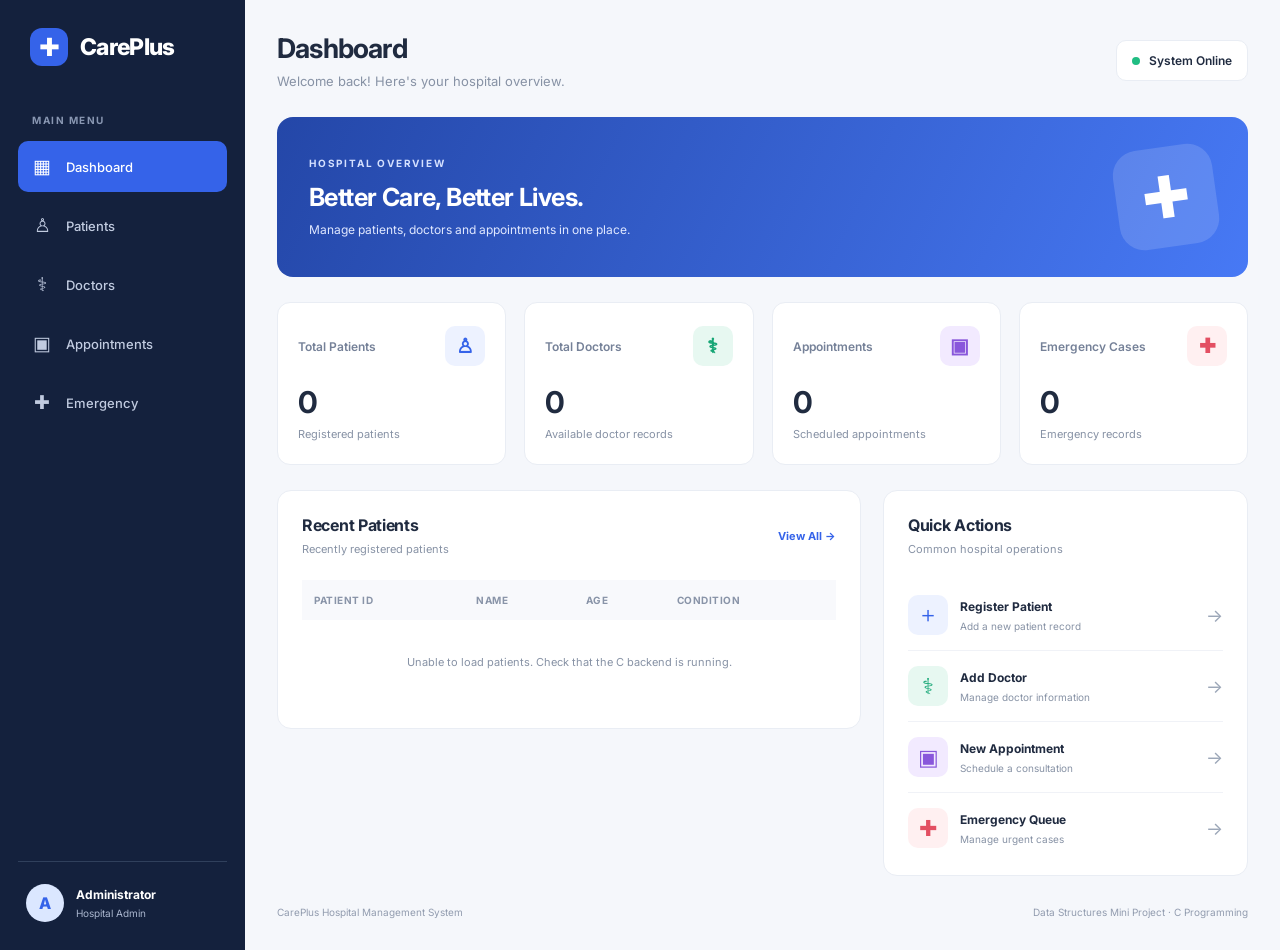
<file: ds_hospital_project/frontend/index.html>
<!DOCTYPE html>
<html lang="en">

<head>
    <meta charset="UTF-8">
    <meta name="viewport" content="width=device-width, initial-scale=1.0">
    <title>CarePlus | Hospital Management System</title>
    <link rel="stylesheet" href="style.css">
</head>

<body>

    <div class="app-container">

        <aside class="sidebar">
            <div class="logo">
                <span class="logo-icon">✚</span>
                <h2>CarePlus</h2>
            </div>

            <p class="menu-heading">MAIN MENU</p>

            <nav>
                <a href="index.html" class="nav-link active">
                    <span>▦</span> Dashboard
                </a>

                <a href="patients.html" class="nav-link">
                    <span>♙</span> Patients
                </a>

                <a href="doctors.html" class="nav-link">
                    <span>⚕</span> Doctors
                </a>

                <a href="appointments.html" class="nav-link">
                    <span>▣</span> Appointments
                </a>

                <a href="emergency.html" class="nav-link">
                    <span>✚</span> Emergency
                </a>
            </nav>

            <div class="sidebar-footer">
                <div class="admin-avatar">A</div>
                <div>
                    <strong>Administrator</strong>
                    <small>Hospital Admin</small>
                </div>
            </div>
        </aside>

        <main class="main-content">

            <header class="topbar">
                <div>
                    <h1>Dashboard</h1>
                    <p>Welcome back! Here's your hospital overview.</p>
                </div>

                <div class="topbar-right">
                    <span class="status-dot"></span>
                    <span>System Online</span>
                </div>
            </header>

            <section class="welcome-banner">
                <div>
                    <p class="welcome-label">HOSPITAL OVERVIEW</p>
                    <h2>Better Care, Better Lives.</h2>
                    <p>Manage patients, doctors and appointments in one place.</p>
                </div>

                <div class="welcome-icon">✚</div>
            </section>

            <section class="stats-grid">

                <div class="stat-card">
                    <div class="stat-top">
                        <span>Total Patients</span>
                        <span class="stat-icon blue">♙</span>
                    </div>
                    <h2 id="totalPatients">0</h2>
                    <p>Registered patients</p>
                </div>

                <div class="stat-card">
                    <div class="stat-top">
                        <span>Total Doctors</span>
                        <span class="stat-icon green">⚕</span>
                    </div>
                    <h2 id="totalDoctors">0</h2>
                    <p>Available doctor records</p>
                </div>

                <div class="stat-card">
                    <div class="stat-top">
                        <span>Appointments</span>
                        <span class="stat-icon purple">▣</span>
                    </div>
                    <h2 id="totalAppointments">0</h2>
                    <p>Scheduled appointments</p>
                </div>

                <div class="stat-card">
                    <div class="stat-top">
                        <span>Emergency Cases</span>
                        <span class="stat-icon red">✚</span>
                    </div>
                    <h2 id="totalEmergency">0</h2>
                    <p>Emergency records</p>
                </div>

            </section>

            <section class="content-grid">

                <div class="panel recent-panel">
                    <div class="panel-header">
                        <div>
                            <h3>Recent Patients</h3>
                            <p>Recently registered patients</p>
                        </div>

                        <a href="patients.html" class="view-all">View All →</a>
                    </div>

                    <div class="table-container">
                        <table>
                            <thead>
                                <tr>
                                    <th>Patient ID</th>
                                    <th>Name</th>
                                    <th>Age</th>
                                    <th>Condition</th>
                                </tr>
                            </thead>

                            <tbody id="recentPatients">
                                <tr>
                                    <td colspan="4" class="empty-state">
                                        No patients registered yet.
                                    </td>
                                </tr>
                            </tbody>
                        </table>
                    </div>
                </div>

                <div class="panel quick-panel">
                    <div class="panel-header">
                        <div>
                            <h3>Quick Actions</h3>
                            <p>Common hospital operations</p>
                        </div>
                    </div>

                    <a href="patients.html" class="action-button">
                        <span class="action-icon blue">＋</span>
                        <span>
                            <strong>Register Patient</strong>
                            <small>Add a new patient record</small>
                        </span>
                        <span class="action-arrow">→</span>
                    </a>

                    <a href="doctors.html" class="action-button">
                        <span class="action-icon green">⚕</span>
                        <span>
                            <strong>Add Doctor</strong>
                            <small>Manage doctor information</small>
                        </span>
                        <span class="action-arrow">→</span>
                    </a>

                    <a href="appointments.html" class="action-button">
                        <span class="action-icon purple">▣</span>
                        <span>
                            <strong>New Appointment</strong>
                            <small>Schedule a consultation</small>
                        </span>
                        <span class="action-arrow">→</span>
                    </a>

                    <a href="emergency.html" class="action-button">
                        <span class="action-icon red">✚</span>
                        <span>
                            <strong>Emergency Queue</strong>
                            <small>Manage urgent cases</small>
                        </span>
                        <span class="action-arrow">→</span>
                    </a>
                </div>

            </section>

            <footer class="footer">
                <p>CarePlus Hospital Management System</p>
                <p>Data Structures Mini Project · C Programming</p>
            </footer>

        </main>

    </div>

    <script src="script.js"></script>
</body>

</html>
</file>
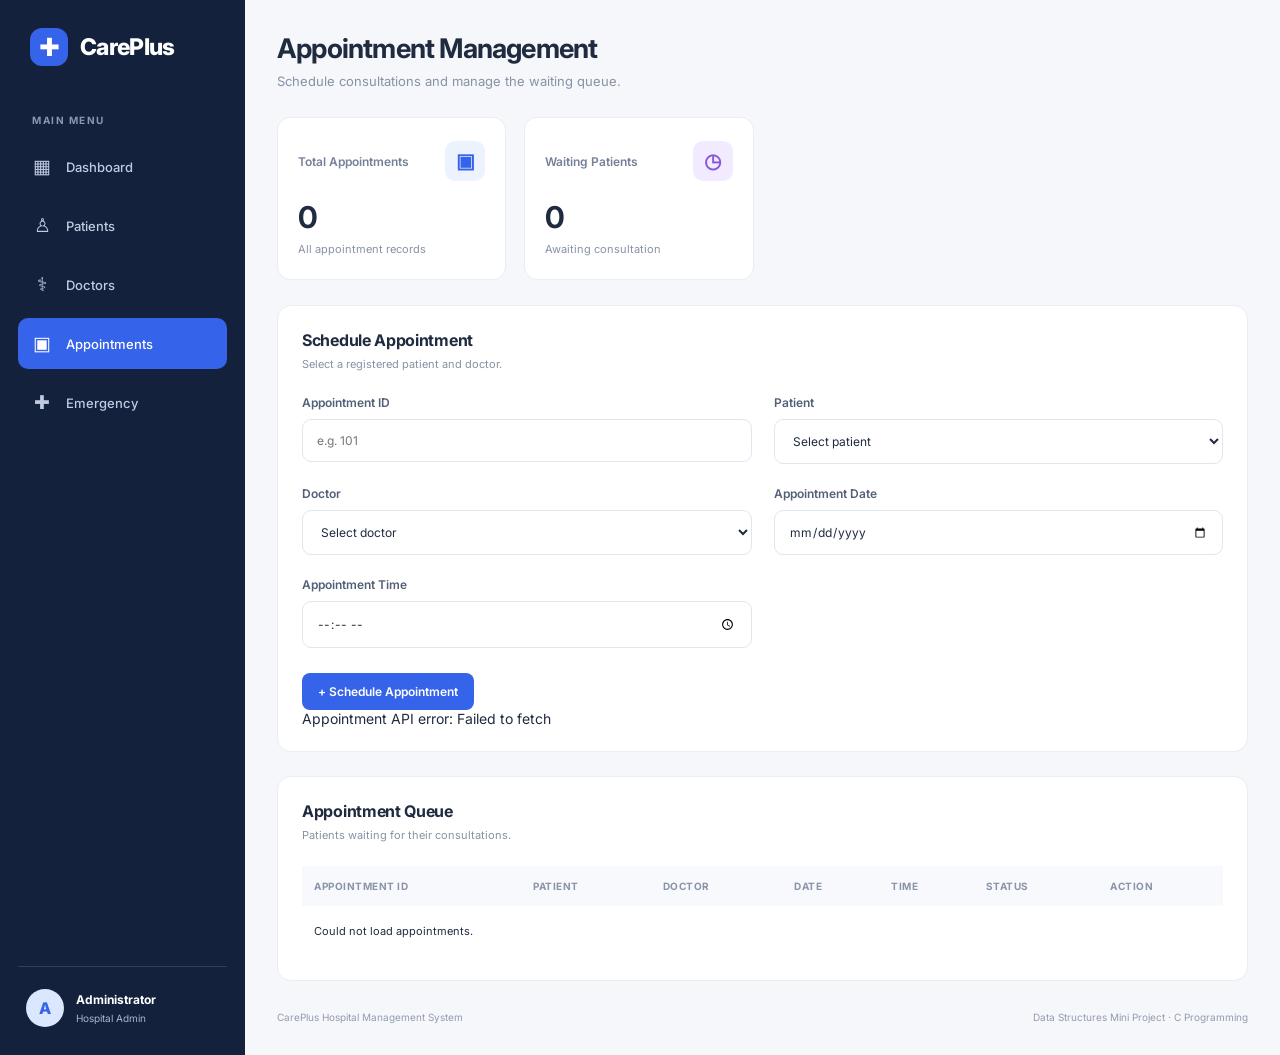
<file: ds_hospital_project/frontend/appointments.html>
<!DOCTYPE html>
<html lang="en">

<head>
    <meta charset="UTF-8">
    <meta name="viewport" content="width=device-width, initial-scale=1.0">
    <title>Appointments | CarePlus</title>
    <link rel="stylesheet" href="style.css">
</head>

<body>

    <div class="app-container">

        <aside class="sidebar">
            <div class="logo">
                <span class="logo-icon">✚</span>
                <h2>CarePlus</h2>
            </div>

            <p class="menu-heading">MAIN MENU</p>

            <nav>
                <a href="index.html" class="nav-link"><span>▦</span> Dashboard</a>
                <a href="patients.html" class="nav-link"><span>♙</span> Patients</a>
                <a href="doctors.html" class="nav-link"><span>⚕</span> Doctors</a>
                <a href="appointments.html" class="nav-link active"><span>▣</span> Appointments</a>
                <a href="emergency.html" class="nav-link"><span>✚</span> Emergency</a>
            </nav>

            <div class="sidebar-footer">
                <div class="admin-avatar">A</div>
                <div>
                    <strong>Administrator</strong>
                    <small>Hospital Admin</small>
                </div>
            </div>
        </aside>

        <main class="main-content">

            <header class="topbar">
                <div>
                    <h1>Appointment Management</h1>
                    <p>Schedule consultations and manage the waiting queue.</p>
                </div>
            </header>

            <section class="stats-grid">

                <div class="stat-card">
                    <div class="stat-top">
                        <span>Total Appointments</span>
                        <span class="stat-icon blue">▣</span>
                    </div>
                    <h2 id="appointmentCount">0</h2>
                    <p>All appointment records</p>
                </div>

                <div class="stat-card">
                    <div class="stat-top">
                        <span>Waiting Patients</span>
                        <span class="stat-icon purple">◷</span>
                    </div>
                    <h2 id="waitingCount">0</h2>
                    <p>Awaiting consultation</p>
                </div>

            </section>

            <section class="panel patient-form-panel">

                <div class="panel-header">
                    <div>
                        <h3>Schedule Appointment</h3>
                        <p>Select a registered patient and doctor.</p>
                    </div>
                </div>

                <form id="appointmentForm">

                    <div class="form-grid">

                        <div class="form-group">
                            <label for="appointmentId">Appointment ID</label>
                            <input type="number" id="appointmentId" placeholder="e.g. 101" min="1" required>
                        </div>

                        <div class="form-group">
                            <label for="appointmentPatient">Patient</label>
                            <select id="appointmentPatient" required>
                                <option value="">Select patient</option>
                            </select>
                        </div>

                        <div class="form-group">
                            <label for="appointmentDoctor">Doctor</label>
                            <select id="appointmentDoctor" required>
                                <option value="">Select doctor</option>
                            </select>
                        </div>

                        <div class="form-group">
                            <label for="appointmentDate">Appointment Date</label>
                            <input type="date" id="appointmentDate" required>
                        </div>

                        <div class="form-group">
                            <label for="appointmentTime">Appointment Time</label>
                            <input type="time" id="appointmentTime" required>
                        </div>

                    </div>

                    <div class="form-actions">
                        <button type="submit" class="primary-button">
                            + Schedule Appointment
                        </button>
                    </div>

                </form>

                <p id="appointmentMessage" class="form-message" role="status"></p>

            </section>

            <section class="panel patient-table-panel">

                <div class="panel-header">
                    <div>
                        <h3>Appointment Queue</h3>
                        <p>Patients waiting for their consultations.</p>
                    </div>
                </div>

                <div class="table-container">
                    <table>
                        <thead>
                            <tr>
                                <th>Appointment ID</th>
                                <th>Patient</th>
                                <th>Doctor</th>
                                <th>Date</th>
                                <th>Time</th>
                                <th>Status</th>
                                <th>Action</th>
                            </tr>
                        </thead>

                        <tbody id="appointmentTableBody"></tbody>
                    </table>
                </div>

            </section>

            <footer class="footer">
                <p>CarePlus Hospital Management System</p>
                <p>Data Structures Mini Project · C Programming</p>
            </footer>

        </main>

    </div>

    <script src="appointments.js"></script>
</body>

</html>
</file>
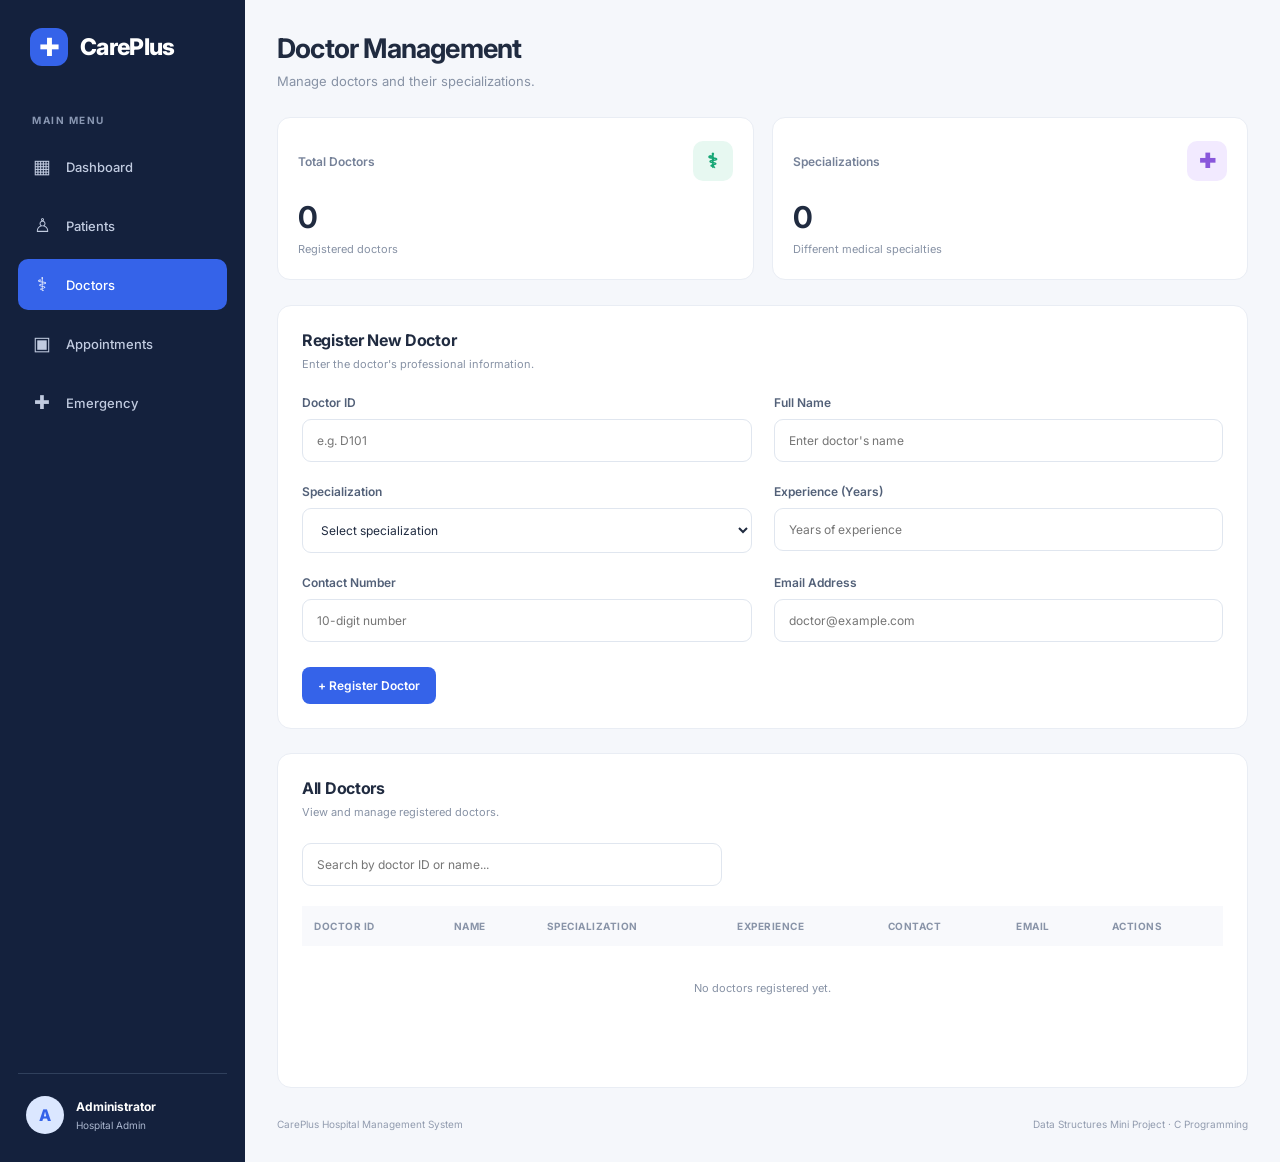
<file: ds_hospital_project/frontend/doctors.html>
<!DOCTYPE html>
<html lang="en">

<head>
    <meta charset="UTF-8">
    <meta name="viewport" content="width=device-width, initial-scale=1.0">
    <title>Doctors | CarePlus</title>
    <link rel="stylesheet" href="style.css">
</head>

<body>

    <div class="app-container">

        <aside class="sidebar">
            <div class="logo">
                <span class="logo-icon">✚</span>
                <h2>CarePlus</h2>
            </div>

            <p class="menu-heading">MAIN MENU</p>

            <nav>
                <a href="index.html" class="nav-link"><span>▦</span> Dashboard</a>
                <a href="patients.html" class="nav-link"><span>♙</span> Patients</a>
                <a href="doctors.html" class="nav-link active"><span>⚕</span> Doctors</a>
                <a href="appointments.html" class="nav-link"><span>▣</span> Appointments</a>
                <a href="emergency.html" class="nav-link"><span>✚</span> Emergency</a>
            </nav>

            <div class="sidebar-footer">
                <div class="admin-avatar">A</div>
                <div>
                    <strong>Administrator</strong>
                    <small>Hospital Admin</small>
                </div>
            </div>
        </aside>

        <main class="main-content">

            <header class="topbar">
                <div>
                    <h1>Doctor Management</h1>
                    <p>Manage doctors and their specializations.</p>
                </div>
            </header>

            <section class="stats-grid patient-stats">

                <div class="stat-card">
                    <div class="stat-top">
                        <span>Total Doctors</span>
                        <span class="stat-icon green">⚕</span>
                    </div>
                    <h2 id="doctorCount">0</h2>
                    <p>Registered doctors</p>
                </div>

                <div class="stat-card">
                    <div class="stat-top">
                        <span>Specializations</span>
                        <span class="stat-icon purple">✚</span>
                    </div>
                    <h2 id="specializationCount">0</h2>
                    <p>Different medical specialties</p>
                </div>

            </section>

            <section class="panel patient-form-panel">

                <div class="panel-header">
                    <div>
                        <h3 id="doctorFormTitle">Register New Doctor</h3>
                        <p>Enter the doctor's professional information.</p>
                    </div>
                </div>

                <form id="doctorForm">

                    <input type="hidden" id="editDoctorId">

                    <div class="form-grid">

                        <div class="form-group">
                            <label for="doctorId">Doctor ID</label>
                            <input type="text" id="doctorId" placeholder="e.g. D101" required>
                        </div>

                        <div class="form-group">
                            <label for="doctorName">Full Name</label>
                            <input type="text" id="doctorName" placeholder="Enter doctor's name" required>
                        </div>

                        <div class="form-group">
                            <label for="doctorSpecialization">Specialization</label>
                            <select id="doctorSpecialization" required>
                                <option value="">Select specialization</option>
                                <option>Cardiology</option>
                                <option>Neurology</option>
                                <option>Orthopedics</option>
                                <option>Dermatology</option>
                                <option>Pediatrics</option>
                                <option>General Medicine</option>
                                <option>Gynecology</option>
                                <option>Ophthalmology</option>
                                <option>ENT</option>
                                <option>Other</option>
                            </select>
                        </div>

                        <div class="form-group">
                            <label for="doctorExperience">Experience (Years)</label>
                            <input type="number" id="doctorExperience" min="0" max="70"
                                placeholder="Years of experience" required>
                        </div>

                        <div class="form-group">
                            <label for="doctorContact">Contact Number</label>
                            <input type="tel" id="doctorContact" pattern="[0-9]{10}" maxlength="10"
                                placeholder="10-digit number" required>
                        </div>

                        <div class="form-group">
                            <label for="doctorEmail">Email Address</label>
                            <input type="email" id="doctorEmail" placeholder="doctor@example.com" required>
                        </div>

                    </div>

                    <div class="form-actions">
                        <button type="submit" class="primary-button" id="submitDoctor">
                            + Register Doctor
                        </button>

                        <button type="button" class="secondary-button" id="cancelDoctorEdit" hidden>
                            Cancel
                        </button>
                    </div>

                </form>

            </section>

            <section class="panel patient-table-panel">

                <div class="panel-header">
                    <div>
                        <h3>All Doctors</h3>
                        <p>View and manage registered doctors.</p>
                    </div>
                </div>

                <div class="search-box">
                    <input type="search" id="doctorSearch" placeholder="Search by doctor ID or name...">
                </div>

                <div class="table-container">
                    <table>
                        <thead>
                            <tr>
                                <th>Doctor ID</th>
                                <th>Name</th>
                                <th>Specialization</th>
                                <th>Experience</th>
                                <th>Contact</th>
                                <th>Email</th>
                                <th>Actions</th>
                            </tr>
                        </thead>

                        <tbody id="doctorTableBody"></tbody>
                    </table>
                </div>

                <p id="doctorMessage" class="form-message" role="status"></p>

            </section>

            <footer class="footer">
                <p>CarePlus Hospital Management System</p>
                <p>Data Structures Mini Project · C Programming</p>
            </footer>

        </main>

    </div>

    <script src="doctors.js"></script>
</body>

</html>
</file>
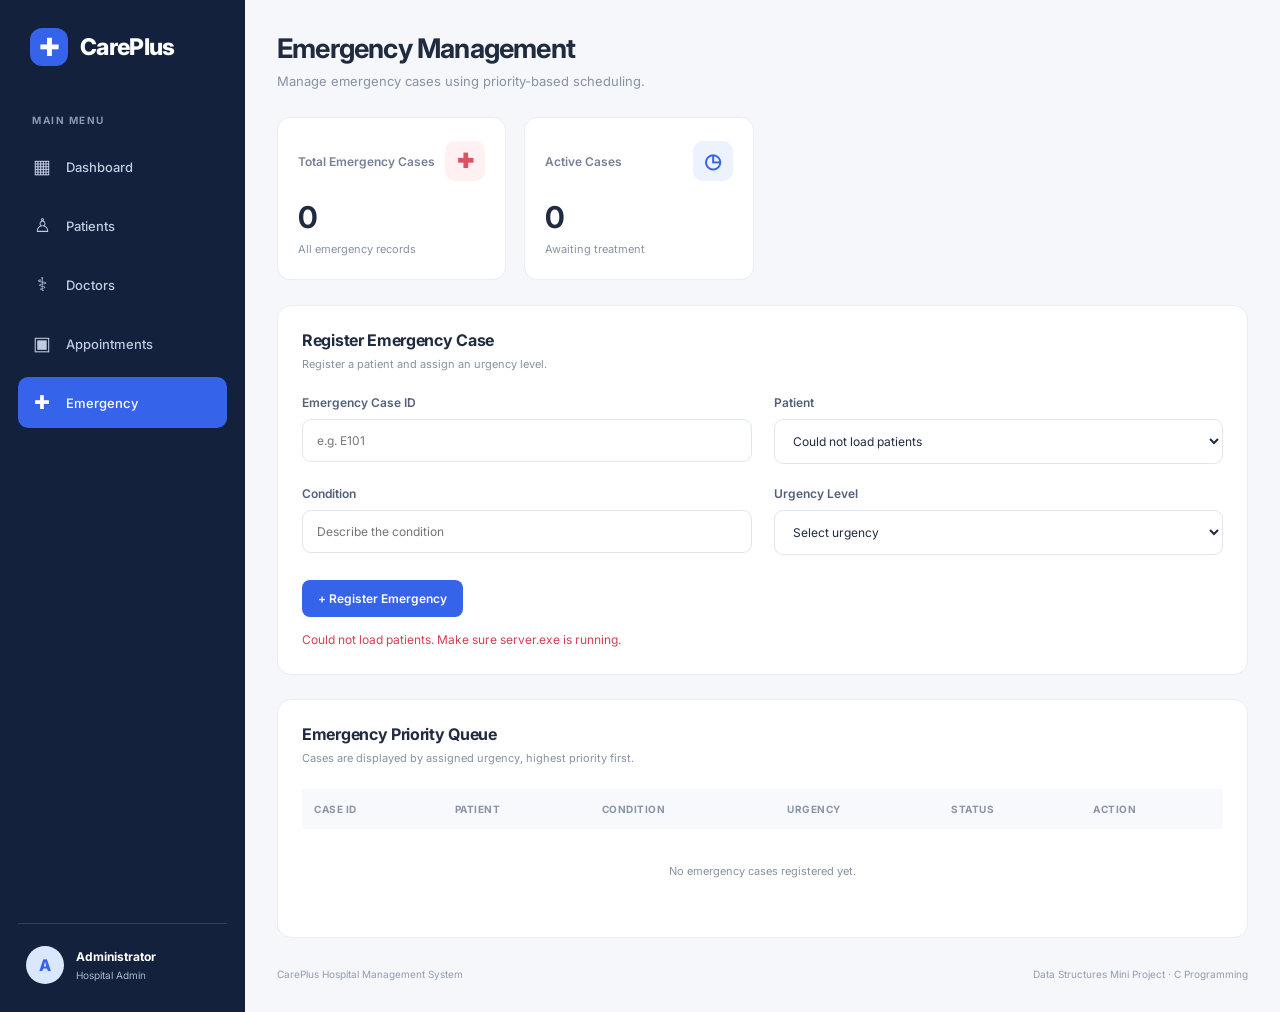
<file: ds_hospital_project/frontend/emergency.html>
<!DOCTYPE html>
<html lang="en">

<head>
    <meta charset="UTF-8">
    <meta name="viewport" content="width=device-width, initial-scale=1.0">
    <title>Emergency Management | CarePlus</title>
    <link rel="stylesheet" href="style.css">
</head>

<body>

    <div class="app-container">

        <aside class="sidebar">
            <div class="logo">
                <span class="logo-icon">✚</span>
                <h2>CarePlus</h2>
            </div>

            <p class="menu-heading">MAIN MENU</p>

            <nav>
                <a href="index.html" class="nav-link"><span>▦</span> Dashboard</a>
                <a href="patients.html" class="nav-link"><span>♙</span> Patients</a>
                <a href="doctors.html" class="nav-link"><span>⚕</span> Doctors</a>
                <a href="appointments.html" class="nav-link"><span>▣</span> Appointments</a>
                <a href="emergency.html" class="nav-link active"><span>✚</span> Emergency</a>
            </nav>

            <div class="sidebar-footer">
                <div class="admin-avatar">A</div>
                <div>
                    <strong>Administrator</strong>
                    <small>Hospital Admin</small>
                </div>
            </div>
        </aside>

        <main class="main-content">

            <header class="topbar">
                <div>
                    <h1>Emergency Management</h1>
                    <p>Manage emergency cases using priority-based scheduling.</p>
                </div>
            </header>

            <section class="stats-grid">

                <div class="stat-card">
                    <div class="stat-top">
                        <span>Total Emergency Cases</span>
                        <span class="stat-icon red">✚</span>
                    </div>
                    <h2 id="emergencyCount">0</h2>
                    <p>All emergency records</p>
                </div>

                <div class="stat-card">
                    <div class="stat-top">
                        <span>Active Cases</span>
                        <span class="stat-icon blue">◷</span>
                    </div>
                    <h2 id="activeEmergencyCount">0</h2>
                    <p>Awaiting treatment</p>
                </div>

            </section>

            <section class="panel patient-form-panel">

                <div class="panel-header">
                    <div>
                        <h3>Register Emergency Case</h3>
                        <p>Register a patient and assign an urgency level.</p>
                    </div>
                </div>

                <form id="emergencyForm">

                    <div class="form-grid">

                        <div class="form-group">
                            <label for="emergencyId">Emergency Case ID</label>
                            <input type="text" id="emergencyId" placeholder="e.g. E101" required>
                        </div>

                        <div class="form-group">
                            <label for="emergencyPatient">Patient</label>
                            <select id="emergencyPatient" required>
                                <option value="">Select patient</option>
                            </select>
                        </div>

                        <div class="form-group">
                            <label for="emergencyCondition">Condition</label>
                            <input type="text" id="emergencyCondition" placeholder="Describe the condition" required>
                        </div>

                        <div class="form-group">
                            <label for="emergencyPriority">Urgency Level</label>
                            <select id="emergencyPriority" required>
                                <option value="">Select urgency</option>
                                <option value="1">Critical</option>
                                <option value="2">High</option>
                                <option value="3">Medium</option>
                                <option value="4">Low</option>
                            </select>
                        </div>

                    </div>

                    <div class="form-actions">
                        <button type="submit" class="primary-button">
                            + Register Emergency
                        </button>
                    </div>

                </form>

                <p id="emergencyMessage" class="form-message" role="status"></p>

            </section>

            <section class="panel patient-table-panel">

                <div class="panel-header">
                    <div>
                        <h3>Emergency Priority Queue</h3>
                        <p>Cases are displayed by assigned urgency, highest priority first.</p>
                    </div>
                </div>

                <div class="table-container">
                    <table>
                        <thead>
                            <tr>
                                <th>Case ID</th>
                                <th>Patient</th>
                                <th>Condition</th>
                                <th>Urgency</th>
                                <th>Status</th>
                                <th>Action</th>
                            </tr>
                        </thead>

                        <tbody id="emergencyTableBody"></tbody>
                    </table>
                </div>

            </section>

            <footer class="footer">
                <p>CarePlus Hospital Management System</p>
                <p>Data Structures Mini Project · C Programming</p>
            </footer>

        </main>

    </div>

    <script src="emergency.js"></script>
</body>

</html>
</file>
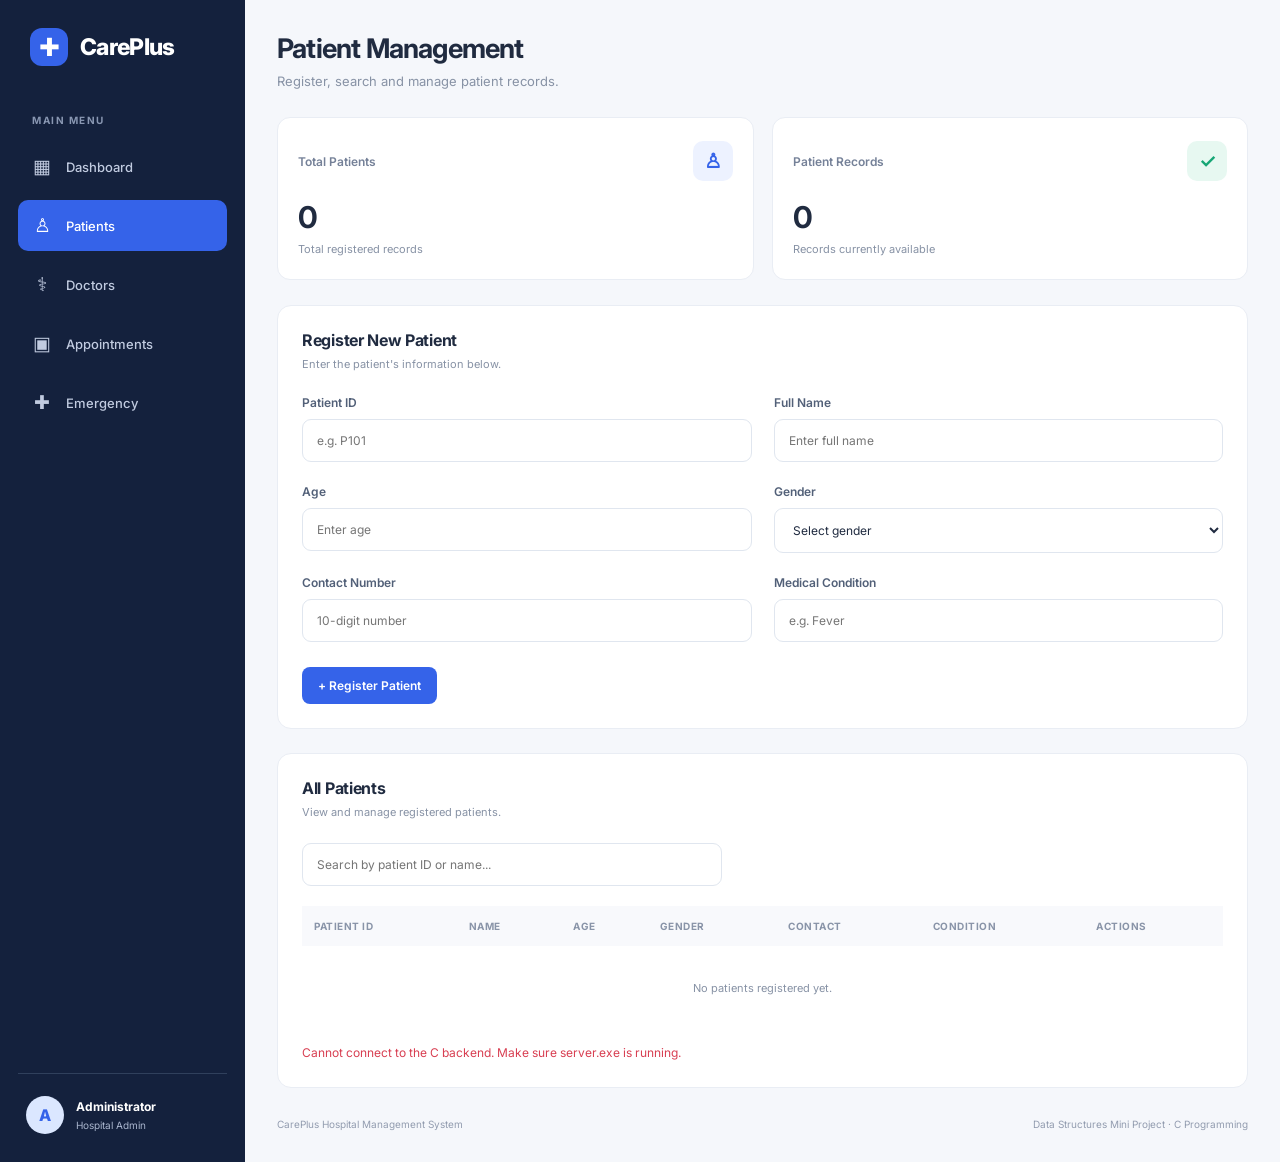
<file: ds_hospital_project/frontend/patients.html>
<!DOCTYPE html>
<html lang="en">

<head>
    <meta charset="UTF-8">
    <meta name="viewport" content="width=device-width, initial-scale=1.0">
    <title>Patients | CarePlus</title>
    <link rel="stylesheet" href="style.css">
</head>

<body>

    <div class="app-container">

        <aside class="sidebar">
            <div class="logo">
                <span class="logo-icon">✚</span>
                <h2>CarePlus</h2>
            </div>

            <p class="menu-heading">MAIN MENU</p>

            <nav>
                <a href="index.html" class="nav-link"><span>▦</span> Dashboard</a>
                <a href="patients.html" class="nav-link active"><span>♙</span> Patients</a>
                <a href="doctors.html" class="nav-link"><span>⚕</span> Doctors</a>
                <a href="appointments.html" class="nav-link"><span>▣</span> Appointments</a>
                <a href="emergency.html" class="nav-link"><span>✚</span> Emergency</a>
            </nav>

            <div class="sidebar-footer">
                <div class="admin-avatar">A</div>
                <div>
                    <strong>Administrator</strong>
                    <small>Hospital Admin</small>
                </div>
            </div>
        </aside>

        <main class="main-content">

            <header class="topbar">
                <div>
                    <h1>Patient Management</h1>
                    <p>Register, search and manage patient records.</p>
                </div>
            </header>

            <section class="stats-grid patient-stats">
                <div class="stat-card">
                    <div class="stat-top">
                        <span>Total Patients</span>
                        <span class="stat-icon blue">♙</span>
                    </div>
                    <h2 id="patientCount">0</h2>
                    <p>Total registered records</p>
                </div>

                <div class="stat-card">
                    <div class="stat-top">
                        <span>Patient Records</span>
                        <span class="stat-icon green">✓</span>
                    </div>
                    <h2 id="recordCount">0</h2>
                    <p>Records currently available</p>
                </div>
            </section>

            <section class="panel patient-form-panel">
                <div class="panel-header">
                    <div>
                        <h3 id="formTitle">Register New Patient</h3>
                        <p>Enter the patient's information below.</p>
                    </div>
                </div>

                <form id="patientForm">
                    <input type="hidden" id="editPatientId">

                    <div class="form-grid">
                        <div class="form-group">
                            <label for="patientId">Patient ID</label>
                            <input type="text" id="patientId" placeholder="e.g. P101" required>
                        </div>

                        <div class="form-group">
                            <label for="patientName">Full Name</label>
                            <input type="text" id="patientName" placeholder="Enter full name" required>
                        </div>

                        <div class="form-group">
                            <label for="patientAge">Age</label>
                            <input type="number" id="patientAge" min="0" max="120" placeholder="Enter age" required>
                        </div>

                        <div class="form-group">
                            <label for="patientGender">Gender</label>
                            <select id="patientGender" required>
                                <option value="">Select gender</option>
                                <option>Male</option>
                                <option>Female</option>
                                <option>Other</option>
                                <option>Prefer not to say</option>
                            </select>
                        </div>

                        <div class="form-group">
                            <label for="patientContact">Contact Number</label>
                            <input type="tel" id="patientContact" pattern="[0-9]{10}" maxlength="10"
                                placeholder="10-digit number" required>
                        </div>

                        <div class="form-group">
                            <label for="patientDisease">Medical Condition</label>
                            <input type="text" id="patientDisease" placeholder="e.g. Fever" required>
                        </div>
                    </div>

                    <div class="form-actions">
                        <button type="submit" class="primary-button" id="submitPatient">
                            + Register Patient
                        </button>

                        <button type="button" class="secondary-button" id="cancelEdit" hidden>
                            Cancel
                        </button>
                    </div>
                </form>
            </section>

            <section class="panel patient-table-panel">
                <div class="panel-header">
                    <div>
                        <h3>All Patients</h3>
                        <p>View and manage registered patients.</p>
                    </div>
                </div>

                <div class="search-box">
                    <input type="search" id="patientSearch" placeholder="Search by patient ID or name...">
                </div>

                <div class="table-container">
                    <table>
                        <thead>
                            <tr>
                                <th>Patient ID</th>
                                <th>Name</th>
                                <th>Age</th>
                                <th>Gender</th>
                                <th>Contact</th>
                                <th>Condition</th>
                                <th>Actions</th>
                            </tr>
                        </thead>

                        <tbody id="patientTableBody"></tbody>
                    </table>
                </div>

                <p id="patientMessage" class="form-message" role="status"></p>
            </section>

            <footer class="footer">
                <p>CarePlus Hospital Management System</p>
                <p>Data Structures Mini Project · C Programming</p>
            </footer>

        </main>
    </div>

    <script src="script.js"></script>
    <script src="patients.js"></script>
</body>

</html>
</file>
<file: ds_hospital_project/frontend/style.css>
@import url('https://fonts.googleapis.com/css2?family=Inter:wght@400;500;600;700;800&display=swap');

:root {
    --navy: #14213d;
    --blue: #3563e9;
    --background: #f5f7fb;
    --text: #202b40;
    --muted: #8792a5;
    --border: #e9edf4;
    --white: #ffffff;
}

* {
    margin: 0;
    padding: 0;
    box-sizing: border-box;
}

body {
    font-family: 'Inter', Arial, sans-serif;
    background: var(--background);
    color: var(--text);
    font-size: 14px;
}

a {
    text-decoration: none;
    color: inherit;
}

.app-container {
    display: flex;
    min-height: 100vh;
}

/* Sidebar */

.sidebar {
    width: 245px;
    background: var(--navy);
    color: white;
    padding: 28px 18px;
    display: flex;
    flex-direction: column;
    flex-shrink: 0;
}

.logo {
    display: flex;
    align-items: center;
    gap: 12px;
    padding: 0 12px;
    margin-bottom: 48px;
}

.logo h2 {
    font-size: 23px;
    font-weight: 800;
    letter-spacing: -0.7px;
}

.logo-icon {
    width: 38px;
    height: 38px;
    display: grid;
    place-items: center;
    background: #3563e9;
    border-radius: 12px;
    font-size: 25px;
}

.menu-heading {
    color: #8997b2;
    font-size: 10px;
    font-weight: 700;
    letter-spacing: 1.5px;
    padding: 0 14px;
    margin-bottom: 15px;
}

.sidebar nav {
    display: flex;
    flex-direction: column;
    gap: 8px;
}

.nav-link {
    display: flex;
    align-items: center;
    gap: 14px;
    padding: 14px;
    border-radius: 10px;
    color: #c1cbe0;
    font-size: 13px;
    font-weight: 500;
    transition: 0.2s;
}

.nav-link span {
    width: 20px;
    text-align: center;
    font-size: 19px;
}

.nav-link:hover,
.nav-link.active {
    background: var(--blue);
    color: white;
}

.sidebar-footer {
    display: flex;
    align-items: center;
    gap: 12px;
    border-top: 1px solid #30405c;
    padding: 22px 8px 0;
    margin-top: auto;
}

.admin-avatar {
    width: 38px;
    height: 38px;
    border-radius: 50%;
    background: #dbe7ff;
    color: var(--blue);
    display: grid;
    place-items: center;
    font-size: 16px;
    font-weight: 800;
}

.sidebar-footer strong,
.sidebar-footer small {
    display: block;
}

.sidebar-footer strong {
    font-size: 12px;
}

.sidebar-footer small {
    margin-top: 5px;
    font-size: 10px;
    color: #aab6ce;
}

/* Main Content */

.main-content {
    flex: 1;
    min-width: 0;
    padding: 32px;
}

.topbar {
    display: flex;
    justify-content: space-between;
    align-items: center;
    gap: 20px;
    margin-bottom: 28px;
}

.topbar h1 {
    font-size: 27px;
    letter-spacing: -0.8px;
}

.topbar p {
    color: var(--muted);
    margin-top: 8px;
    font-size: 13px;
}

.topbar-right {
    display: flex;
    align-items: center;
    gap: 9px;
    background: white;
    border: 1px solid var(--border);
    padding: 12px 15px;
    border-radius: 10px;
    font-size: 12px;
    font-weight: 600;
}

.status-dot {
    width: 8px;
    height: 8px;
    background: #20bd82;
    border-radius: 50%;
}

/* Welcome Banner */

.welcome-banner {
    background: linear-gradient(115deg, #2447a8, #4779f5);
    color: white;
    border-radius: 16px;
    padding: 30px 32px;
    display: flex;
    justify-content: space-between;
    align-items: center;
    overflow: hidden;
    margin-bottom: 25px;
}

.welcome-label {
    font-size: 10px;
    font-weight: 700;
    letter-spacing: 1.8px;
    color: #d4e0ff;
    margin-bottom: 13px;
}

.welcome-banner h2 {
    font-size: 25px;
    letter-spacing: -0.6px;
}

.welcome-banner div>p:last-child {
    color: #e0e8ff;
    font-size: 12px;
    margin-top: 10px;
}

.welcome-icon {
    width: 100px;
    height: 100px;
    border-radius: 25px;
    background: rgba(255, 255, 255, 0.14);
    display: grid;
    place-items: center;
    font-size: 58px;
    transform: rotate(-8deg);
}

/* Statistics Cards */

.stats-grid {
    display: grid;
    grid-template-columns: repeat(4, minmax(0, 1fr));
    gap: 18px;
    margin-bottom: 25px;
}

.stat-card {
    background: white;
    padding: 23px 20px;
    border: 1px solid var(--border);
    border-radius: 13px;
    min-width: 0;
    transition: transform 0.2s, box-shadow 0.2s;
}

.stat-card:hover {
    transform: translateY(-3px);
    box-shadow: 0 8px 24px rgba(25, 45, 85, 0.06);
}

.stat-top {
    display: flex;
    justify-content: space-between;
    align-items: center;
    gap: 8px;
    color: #758198;
    font-size: 12px;
    font-weight: 600;
}

.stat-icon,
.action-icon {
    display: grid;
    place-items: center;
    border-radius: 10px;
    flex-shrink: 0;
}

.stat-icon {
    width: 40px;
    height: 40px;
    font-size: 20px;
}

.blue {
    color: #3563e9;
    background: #edf2ff;
}

.green {
    color: #16a675;
    background: #e7f8f1;
}

.purple {
    color: #8957db;
    background: #f2eaff;
}

.red {
    color: #e34f62;
    background: #fff0f1;
}

.stat-card h2 {
    font-size: 30px;
    margin-top: 18px;
    letter-spacing: -1px;
}

.stat-card>p {
    color: var(--muted);
    font-size: 11px;
    margin-top: 7px;
}

/* Content Panels */

.content-grid {
    display: grid;
    grid-template-columns: minmax(0, 1.6fr) minmax(280px, 1fr);
    gap: 22px;
    align-items: start;
}

.panel {
    background: white;
    border: 1px solid var(--border);
    border-radius: 14px;
    padding: 24px;
    min-width: 0;
}

.panel-header {
    display: flex;
    justify-content: space-between;
    align-items: center;
    gap: 12px;
    margin-bottom: 24px;
}

.panel-header h3 {
    font-size: 16px;
    letter-spacing: -0.3px;
}

.panel-header p {
    font-size: 11px;
    color: var(--muted);
    margin-top: 7px;
}

.view-all {
    color: var(--blue);
    font-size: 11px;
    font-weight: 700;
    white-space: nowrap;
}

.table-container {
    overflow-x: auto;
}

table {
    width: 100%;
    border-collapse: collapse;
    text-align: left;
}

th {
    color: #8994a8;
    font-size: 10px;
    font-weight: 700;
    text-transform: uppercase;
    letter-spacing: 0.5px;
    padding: 14px 12px;
    background: #f8f9fc;
    white-space: nowrap;
}

td {
    padding: 18px 12px;
    font-size: 11px;
    border-bottom: 1px solid #f0f2f7;
    white-space: nowrap;
}

tbody tr:last-child td {
    border-bottom: none;
}

.empty-state {
    text-align: center;
    color: var(--muted);
    padding: 35px 10px;
}

/* Quick Actions */

.quick-panel {
    padding-bottom: 12px;
}

.action-button {
    display: flex;
    align-items: center;
    gap: 12px;
    padding: 15px 0;
    border-bottom: 1px solid #f0f2f7;
    transition: 0.2s;
}

.action-button:last-child {
    border-bottom: none;
}

.action-button:hover {
    transform: translateX(3px);
}

.action-icon {
    width: 40px;
    height: 40px;
    font-size: 22px;
}

.action-button>span:nth-child(2) {
    flex: 1;
    min-width: 0;
}

.action-button strong,
.action-button small {
    display: block;
}

.action-button strong {
    font-size: 12px;
}

.action-button small {
    font-size: 10px;
    color: var(--muted);
    margin-top: 6px;
}

.action-arrow {
    color: #9ca7b8;
    font-size: 18px;
}

/* Footer */

.footer {
    display: flex;
    justify-content: space-between;
    gap: 12px;
    margin-top: 30px;
    color: #929caf;
    font-size: 10px;
}

/* Responsive Design */

@media (max-width: 1150px) {
    .stats-grid {
        grid-template-columns: repeat(2, minmax(0, 1fr));
    }

    .content-grid {
        grid-template-columns: 1fr;
    }
}

@media (max-width: 700px) {
    .sidebar {
        width: 72px;
        padding: 22px 10px;
    }

    .logo {
        padding: 0;
        justify-content: center;
        margin-bottom: 35px;
    }

    .logo h2,
    .menu-heading,
    .nav-link:not(.active),
    .nav-link.active {
        font-size: 0;
    }

    .nav-link {
        justify-content: center;
        padding: 13px 5px;
    }

    .nav-link span {
        font-size: 20px;
    }

    .sidebar-footer {
        justify-content: center;
        padding: 18px 0 0;
    }

    .sidebar-footer>div:last-child {
        display: none;
    }

    .main-content {
        padding: 20px 14px;
    }

    .topbar {
        align-items: flex-start;
    }

    .topbar h1 {
        font-size: 23px;
    }

    .topbar-right {
        font-size: 0;
        padding: 12px;
    }

    .welcome-banner {
        padding: 24px 20px;
    }

    .welcome-banner h2 {
        font-size: 20px;
    }

    .welcome-banner div>p:last-child {
        line-height: 1.6;
    }

    .welcome-icon {
        width: 55px;
        height: 55px;
        font-size: 32px;
        flex-shrink: 0;
    }

    .stats-grid {
        gap: 10px;
    }

    .stat-card {
        padding: 17px 12px;
    }

    .stat-top {
        font-size: 10px;
    }

    .stat-icon {
        width: 30px;
        height: 30px;
        font-size: 16px;
    }

    .stat-card h2 {
        font-size: 25px;
    }

    .panel {
        padding: 16px;
    }

    .footer {
        flex-direction: column;
    }
}

/* Patient Management Page */

.patient-stats {
    grid-template-columns: repeat(2, minmax(0, 1fr));
}

.patient-form-panel,
.patient-table-panel {
    margin-bottom: 24px;
}

.form-grid {
    display: grid;
    grid-template-columns: repeat(2, minmax(0, 1fr));
    gap: 22px;
}

.form-group {
    display: flex;
    flex-direction: column;
    gap: 9px;
}

.form-group label {
    font-size: 12px;
    font-weight: 600;
    color: #526078;
}

.form-group input,
.form-group select,
.search-box input {
    width: 100%;
    padding: 13px 14px;
    border: 1px solid #e0e6ef;
    border-radius: 9px;
    background: #fff;
    color: #202b40;
    font: inherit;
    font-size: 12px;
    outline: none;
    transition: border-color 0.2s, box-shadow 0.2s;
}

.form-group input:focus,
.form-group select:focus,
.search-box input:focus {
    border-color: #3563e9;
    box-shadow: 0 0 0 3px rgba(53, 99, 233, 0.1);
}

.form-actions {
    display: flex;
    gap: 12px;
    margin-top: 25px;
}

.primary-button,
.secondary-button,
.edit-button,
.delete-button {
    border: none;
    border-radius: 8px;
    padding: 11px 16px;
    font: inherit;
    font-size: 12px;
    font-weight: 600;
    cursor: pointer;
    transition: 0.2s;
}

.primary-button {
    background: #3563e9;
    color: white;
}

.primary-button:hover {
    background: #244bc0;
}

.secondary-button {
    background: #edf0f6;
    color: #526078;
}

.secondary-button:hover {
    background: #e0e5ef;
}

.edit-button {
    background: #edf2ff;
    color: #3563e9;
    padding: 8px 10px;
}

.delete-button {
    background: #fff0f1;
    color: #d83f52;
    padding: 8px 10px;
}

.table-actions {
    display: flex;
    align-items: center;
    gap: 7px;
}

.search-box {
    max-width: 420px;
    margin-bottom: 20px;
}

.form-message {
    min-height: 18px;
    margin-top: 15px;
    font-size: 12px;
}

.success-message {
    color: #15976a;
}

.error-message {
    color: #d83f52;
}

[hidden] {
    display: none !important;
}

@media (max-width: 700px) {
    .patient-stats {
        grid-template-columns: repeat(2, minmax(0, 1fr));
    }

    .form-grid {
        grid-template-columns: 1fr;
        gap: 17px;
    }

    .patient-form-panel,
    .patient-table-panel {
        padding: 17px;
    }
}



/* Emergency Management */

.priority-badge {
    display: inline-block;
    padding: 7px 10px;
    border-radius: 7px;
    font-size: 11px;
    font-weight: 700;
    white-space: nowrap;
}

.priority-1 {
    color: #d92d43;
    background: #fff0f1;
}

.priority-2 {
    color: #d97706;
    background: #fff4df;
}

.priority-3 {
    color: #3563e9;
    background: #edf2ff;
}

.priority-4 {
    color: #15976a;
    background: #e7f8f1;
}
</file>
